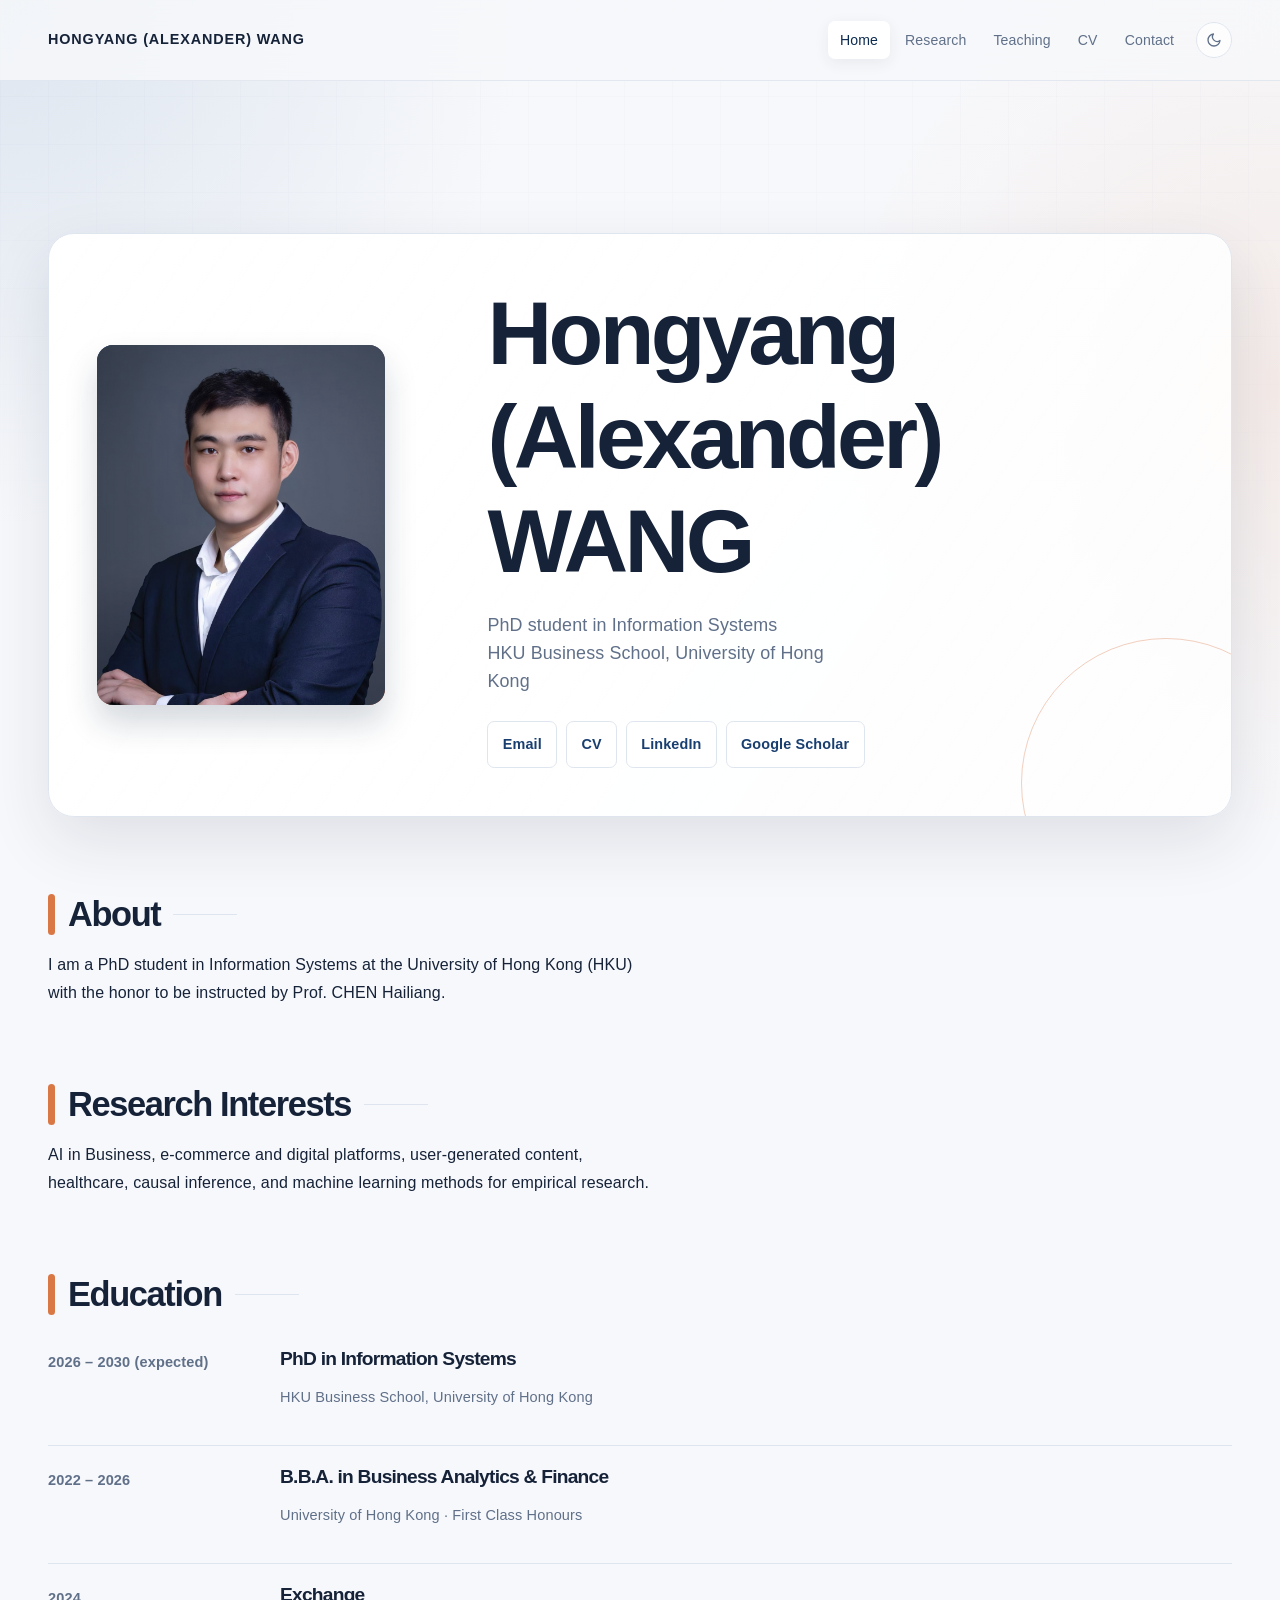
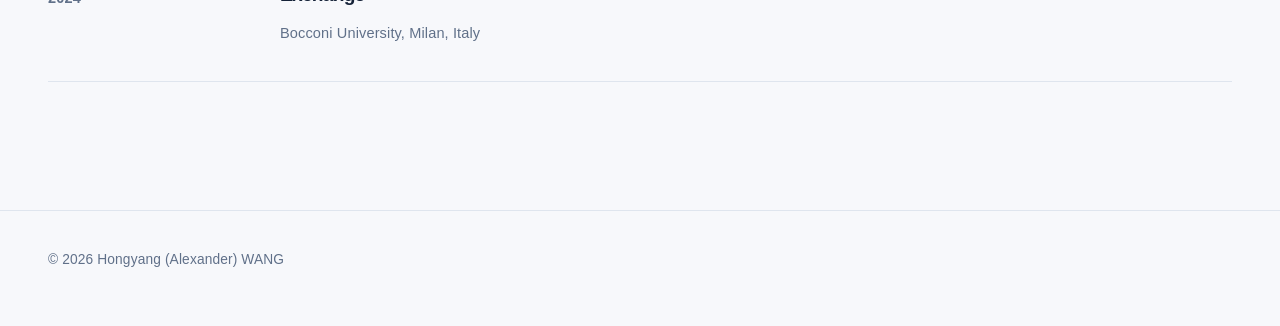
<file: index.html>
<!doctype html>
<html lang="en">
<head>
<meta charset="utf-8">
<meta name="viewport" content="width=device-width, initial-scale=1">
<title>Home | WANG Hongyang</title>
<meta name="description" content="Personal academic website of Hongyang (Alexander) WANG, PhD student in Information Systems at the University of Hong Kong. Research, teaching, CV, and contact information.">
<meta name="author" content="Hongyang (Alexander) WANG">
<meta name="robots" content="index, follow">
<link rel="canonical" href="https://alexanderwhy.github.io/">
<meta name="theme-color" content="#ffffff" media="(prefers-color-scheme: light)">
<meta name="theme-color" content="#171a1f" media="(prefers-color-scheme: dark)">
<meta property="og:type" content="website">
<meta property="og:site_name" content="Hongyang (Alexander) WANG">
<meta property="og:title" content="Hongyang (Alexander) WANG | PhD Student in Information Systems">
<meta property="og:description" content="Personal academic website of Hongyang (Alexander) WANG, PhD student in Information Systems at the University of Hong Kong. Research, teaching, CV, and contact information.">
<meta property="og:url" content="https://alexanderwhy.github.io/">
<meta property="og:image" content="https://alexanderwhy.github.io/assets/photo.jpg">
<meta name="twitter:card" content="summary">
<meta name="twitter:title" content="Hongyang (Alexander) WANG | PhD Student in Information Systems">
<meta name="twitter:description" content="Personal academic website of Hongyang (Alexander) WANG, PhD student in Information Systems at the University of Hong Kong. Research, teaching, CV, and contact information.">
<link rel="icon" href="favicon.svg" type="image/svg+xml">
<link rel="stylesheet" href="assets/style.css">
<script src="assets/theme.js"></script>
<script type="application/ld+json">
{
  "@context": "https://schema.org",
  "@type": "Person",
  "name": "Hongyang (Alexander) WANG",
  "alternateName": ["Alexander WANG", "WANG Hongyang"],
  "jobTitle": "PhD Student in Information Systems",
  "alumniOf": {"@type": "CollegeOrUniversity", "name": "The University of Hong Kong"},
  "affiliation": {"@type": "CollegeOrUniversity", "name": "The University of Hong Kong"},
  "url": "https://alexanderwhy.github.io/",
  "knowsAbout": ["Information systems", "E-commerce", "User-generated content", "Machine learning", "Causal inference"]
}
</script>
</head>
<body>
<a class="skip" href="#main">Skip to content</a>
<header class="site-header">
  <div class="wrap bar">
    <a class="site-name" href="index.html">Hongyang (Alexander) WANG</a>
    <nav aria-label="Main">
      <ul>
        <li><a href="index.html" aria-current="page">Home</a></li>
        <li><a href="research.html">Research</a></li>
        <li><a href="teaching.html">Teaching</a></li>
        <li><a href="cv.html">CV</a></li>
        <li><a href="contact.html">Contact</a></li>
      </ul>
      <button class="theme-toggle" type="button" hidden></button>
    </nav>
  </div>
</header>
<main id="main" class="wrap">
<section class="intro">
  <div class="portrait"><span class="initials" aria-hidden="true">HW</span><img src="assets/photo.jpg" alt="Portrait of Hongyang (Alexander) WANG" width="336" height="420" onerror="this.remove()"></div>
  <div>
    <h1>Hongyang (Alexander) WANG</h1>
    <p class="subtitle">PhD student in Information Systems<br>HKU Business School, University of Hong Kong</p>
    <ul class="links">
      <li><a href="mailto:whyhku25@connect.hku.hk">Email</a></li>
      <li><a href="assets/Wang_Hongyang_CV.pdf">CV</a></li>
      <li><a href="https://www.linkedin.com/in/hongyang-wang-a38404253/">LinkedIn</a></li>
      <li><a href="https://scholar.google.com/citations?hl=en&user=YP1BX7oAAAAJ">Google Scholar</a></li>
    </ul>
  </div>
</section>
<section><h2>About</h2><p>I am a PhD student in Information Systems at the University of Hong Kong (HKU) with the honor to be instructed by Prof. CHEN Hailiang. </p></section>
<section><h2>Research Interests</h2><p>AI in Business, e-commerce and digital platforms, user-generated content, healthcare, causal inference, and machine learning methods for empirical research.</p></section>
<section><h2>Education</h2>
  <div class="entry"><div class="when">2026 &ndash; 2030 (expected)</div><div><h3>PhD in Information Systems</h3><p class="meta">HKU Business School, University of Hong Kong</p></div></div>
  <div class="entry"><div class="when">2022 &ndash; 2026</div><div><h3>B.B.A. in Business Analytics & Finance</h3><p class="meta">University of Hong Kong &middot; First Class Honours</p></div></div>
  <div class="entry"><div class="when">2024</div><div><h3>Exchange</h3><p class="meta">Bocconi University, Milan, Italy</p></div></div>
</section>
</main>
<footer class="site-footer"><div class="wrap"><p>&copy; 2026 Hongyang (Alexander) WANG</p></div></footer>
</body>
</html>
</file>
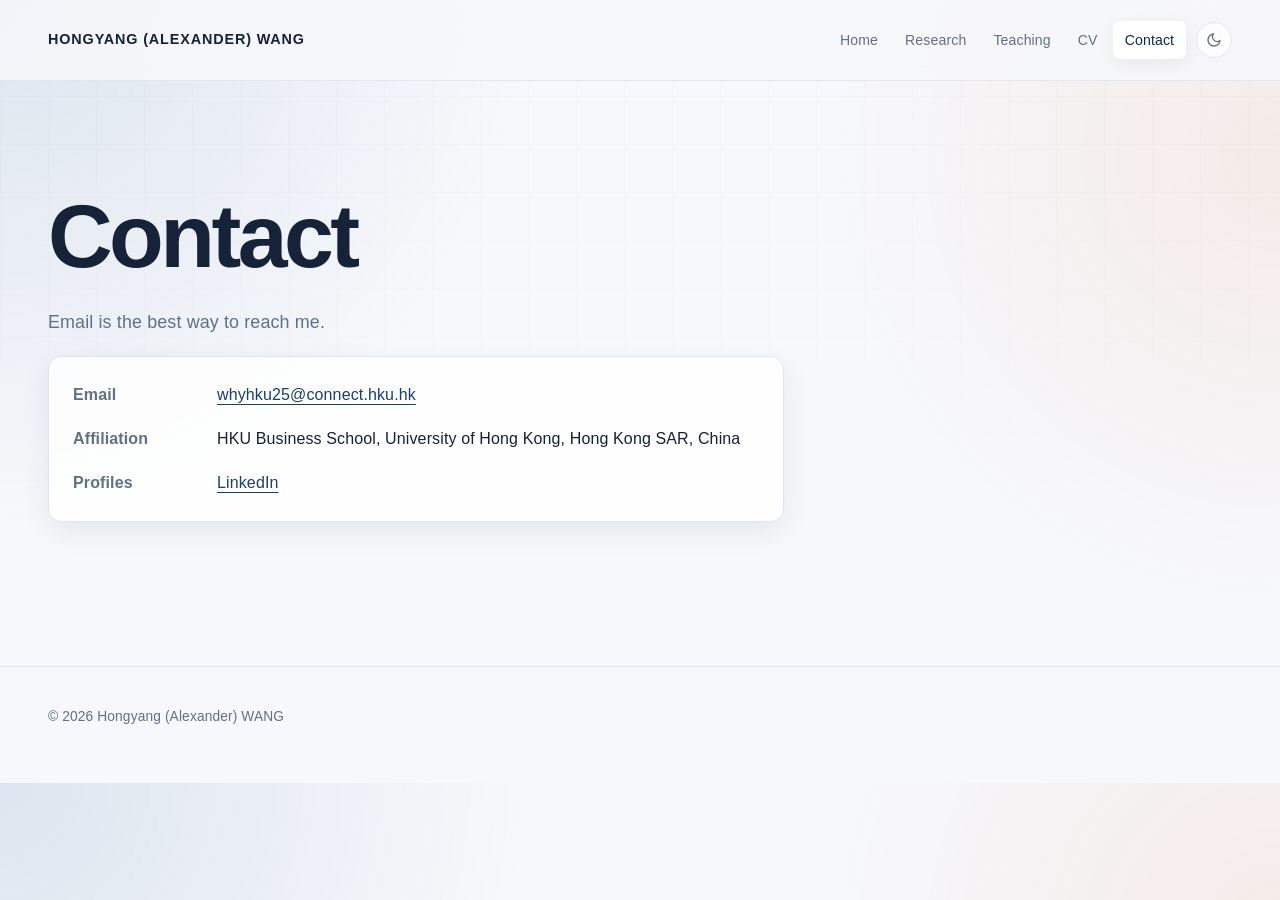
<file: contact.html>
<!doctype html>
<html lang="en">
<head>
<meta charset="utf-8">
<meta name="viewport" content="width=device-width, initial-scale=1">
<title>Contact | WANG Hongyang</title>
<meta name="description" content="Contact Hongyang (Alexander) WANG, PhD student in Information Systems at the University of Hong Kong, by email.">
<meta name="author" content="Hongyang (Alexander) WANG">
<meta name="robots" content="index, follow">
<link rel="canonical" href="https://alexanderwhy.github.io/contact.html">
<link rel="icon" href="favicon.svg" type="image/svg+xml">
<link rel="stylesheet" href="assets/style.css">
<script src="assets/theme.js"></script>
</head>
<body><a class="skip" href="#main">Skip to content</a><header class="site-header"><div class="wrap bar"><a class="site-name" href="index.html">Hongyang (Alexander) WANG</a><nav aria-label="Main"><ul><li><a href="index.html">Home</a></li><li><a href="research.html">Research</a></li><li><a href="teaching.html">Teaching</a></li><li><a href="cv.html">CV</a></li><li><a href="contact.html" aria-current="page">Contact</a></li></ul><button class="theme-toggle" type="button" hidden></button></nav></div></header><main id="main" class="wrap"><h1>Contact</h1><p class="lede">Email is the best way to reach me.</p><dl class="contact"><dt>Email</dt><dd><a href="mailto:whyhku25@connect.hku.hk">whyhku25@connect.hku.hk</a></dd><dt>Affiliation</dt><dd>HKU Business School, University of Hong Kong, Hong Kong SAR, China</dd><dt>Profiles</dt><dd><a href="https://www.linkedin.com/in/hongyang-wang-a38404253">LinkedIn</a></dd></dl></main><footer class="site-footer"><div class="wrap"><p>&copy; 2026 Hongyang (Alexander) WANG</p></div></footer></body></html>
</file>
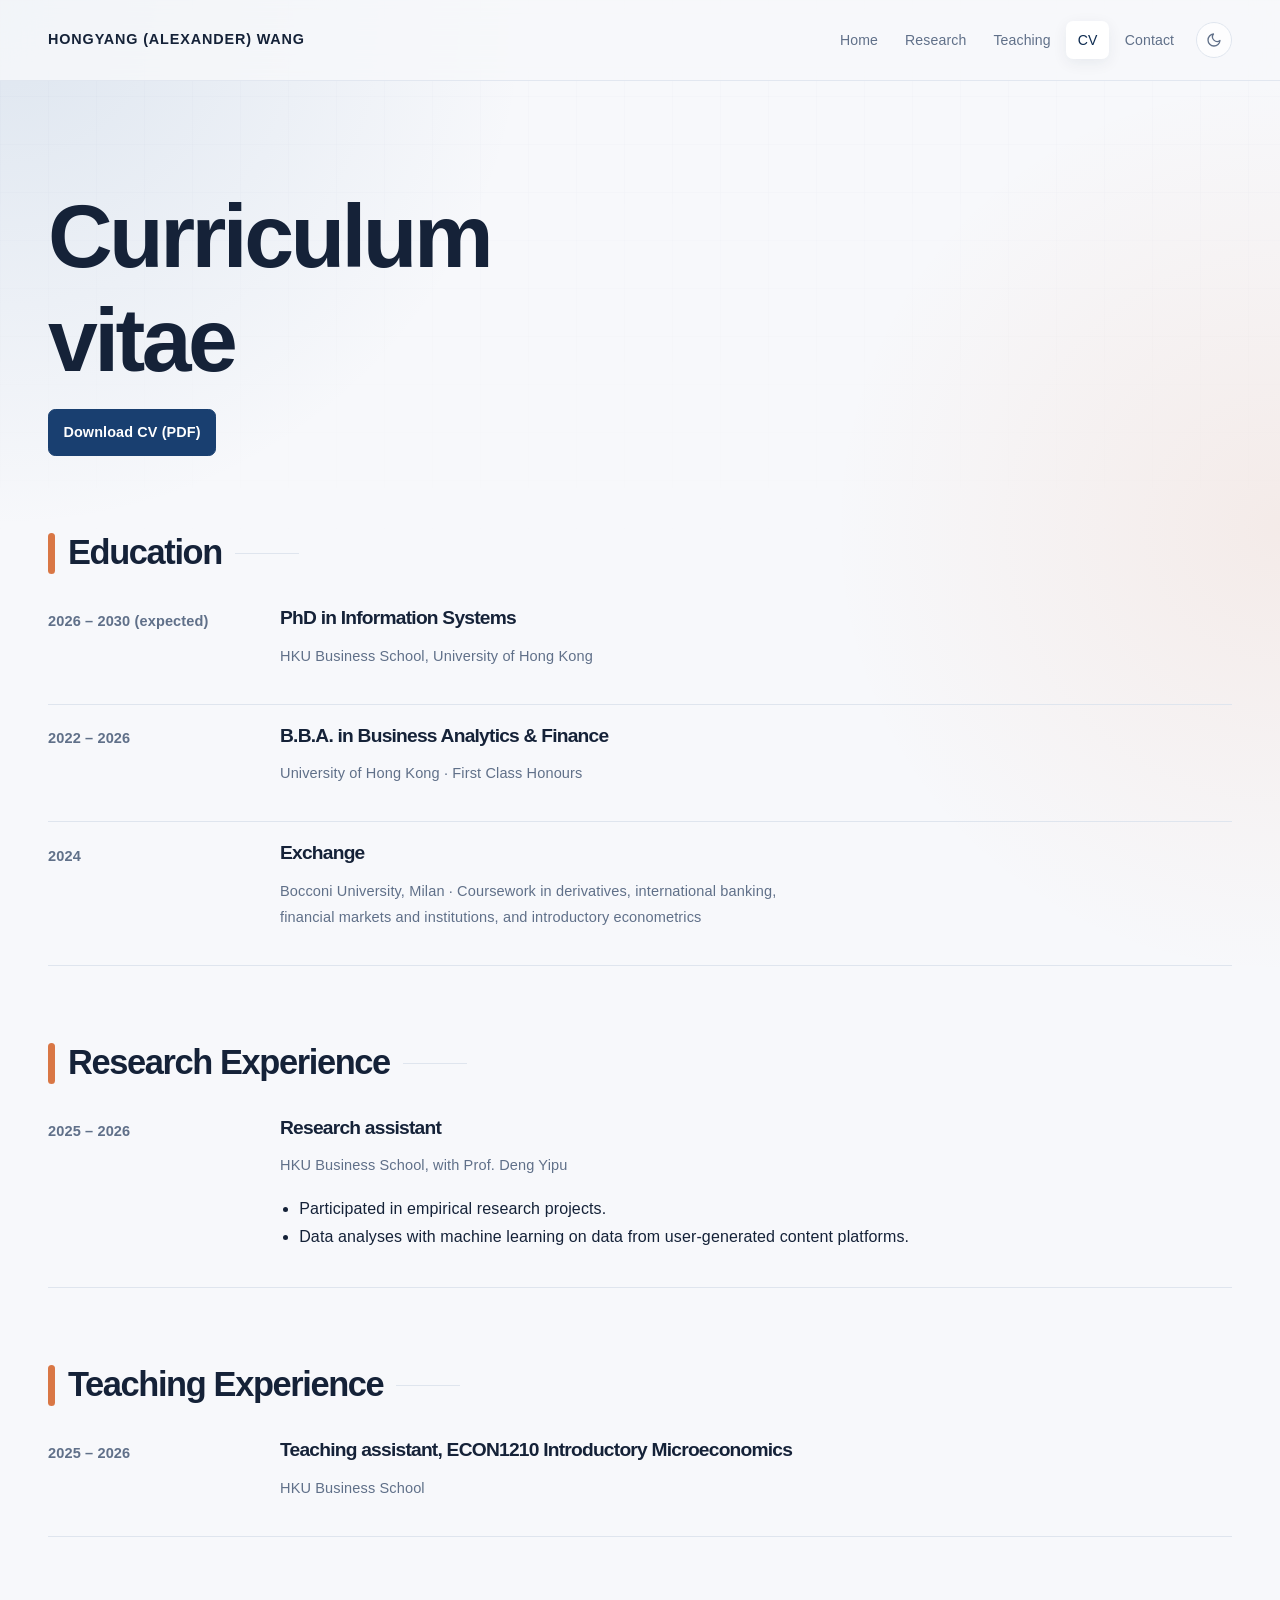
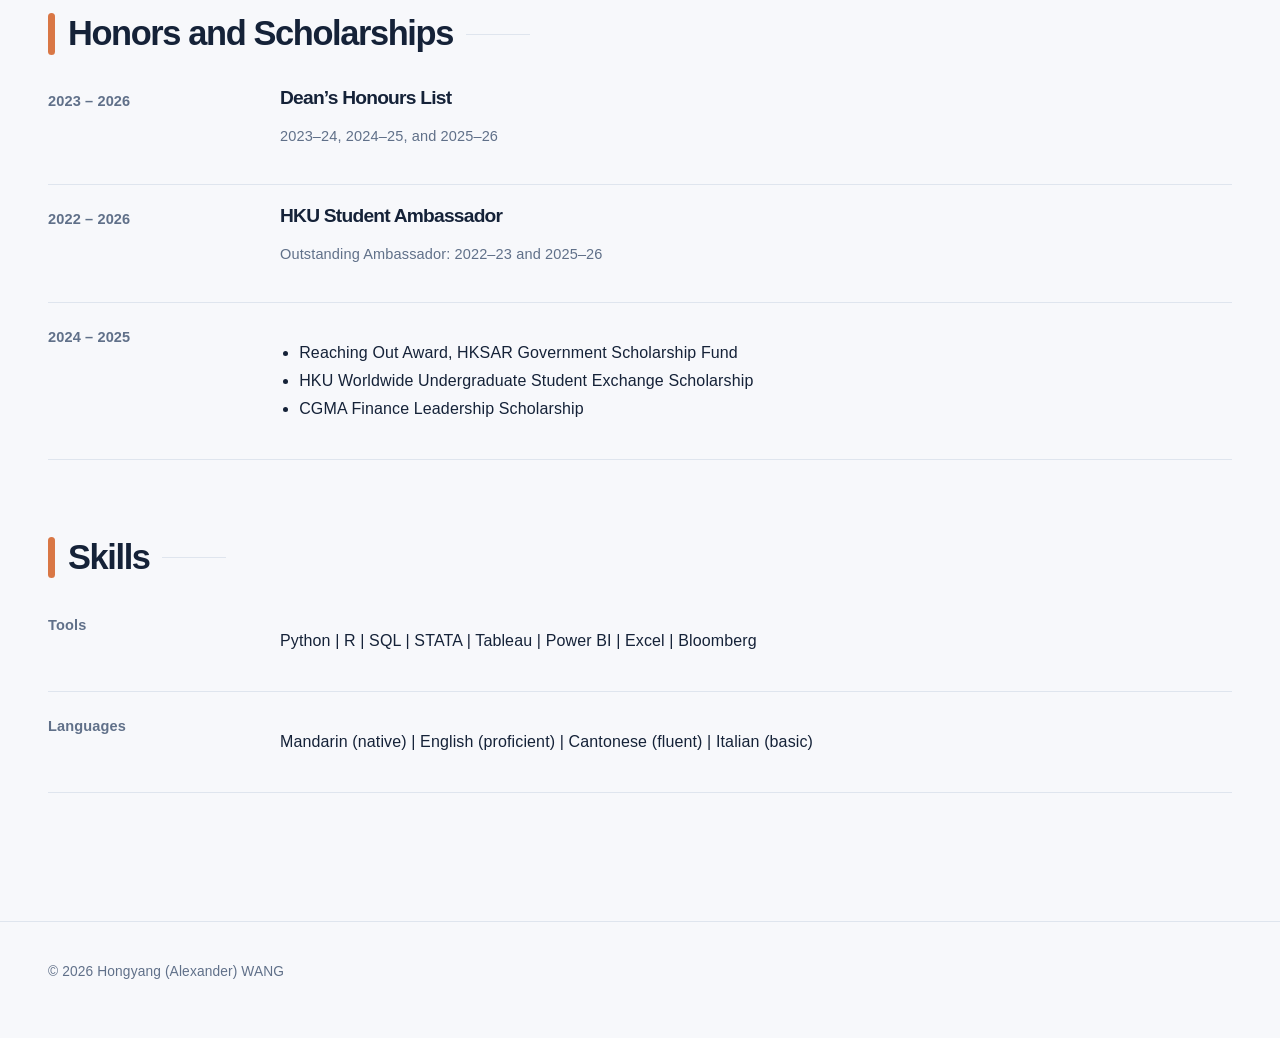
<file: cv.html>
<!doctype html>
<html lang="en">
<head>
<meta charset="utf-8">
<meta name="viewport" content="width=device-width, initial-scale=1">
<title>CV | WANG Hongyang</title>
<meta name="description" content="Curriculum vitae of Hongyang (Alexander) WANG: education, research and teaching experience, honors, and skills. Download the PDF.">
<meta name="author" content="Hongyang (Alexander) WANG">
<meta name="robots" content="index, follow">
<link rel="canonical" href="https://alexanderwhy.github.io/cv.html">
<link rel="icon" href="favicon.svg" type="image/svg+xml">
<link rel="stylesheet" href="assets/style.css">
<script src="assets/theme.js"></script>
</head>
<body><a class="skip" href="#main">Skip to content</a><header class="site-header"><div class="wrap bar"><a class="site-name" href="index.html">Hongyang (Alexander) WANG</a><nav aria-label="Main"><ul><li><a href="index.html">Home</a></li><li><a href="research.html">Research</a></li><li><a href="teaching.html">Teaching</a></li><li><a href="cv.html" aria-current="page">CV</a></li><li><a href="contact.html">Contact</a></li></ul><button class="theme-toggle" type="button" hidden></button></nav></div></header><main id="main" class="wrap"><h1>Curriculum vitae</h1><p><a class="btn" href="assets/Wang_Hongyang_CV.pdf">Download CV (PDF)</a></p><section><h2>Education</h2><div class="entry"><div class="when">2026 &ndash; 2030 (expected)</div><div><h3>PhD in Information Systems</h3><p class="meta">HKU Business School, University of Hong Kong</p></div></div><div class="entry"><div class="when">2022 &ndash; 2026</div><div><h3>B.B.A. in Business Analytics & Finance</h3><p class="meta">University of Hong Kong &middot; First Class Honours</p></div></div><div class="entry"><div class="when">2024</div><div><h3>Exchange</h3><p class="meta">Bocconi University, Milan &middot; Coursework in derivatives, international banking, financial markets and institutions, and introductory econometrics</p></div></div></section><section><h2>Research Experience</h2><div class="entry"><div class="when">2025 &ndash; 2026</div><div><h3>Research assistant</h3><p class="meta">HKU Business School, with Prof. Deng Yipu</p><ul class="plain"><li>Participated in empirical research projects.</li><li>Data analyses with machine learning on data from user-generated content platforms.</li></ul></div></div></section><section><h2>Teaching Experience</h2><div class="entry"><div class="when">2025 &ndash; 2026</div><div><h3>Teaching assistant, ECON1210 Introductory Microeconomics</h3><p class="meta">HKU Business School</p></div></div></section><section><h2>Honors and Scholarships</h2><div class="entry"><div class="when">2023 &ndash; 2026</div><div><h3>Dean&rsquo;s Honours List</h3><p class="meta">2023&ndash;24, 2024&ndash;25, and 2025&ndash;26</p></div></div><div class="entry"><div class="when">2022 &ndash; 2026</div><div><h3>HKU Student Ambassador</h3><p class="meta">Outstanding Ambassador: 2022&ndash;23 and 2025&ndash;26</p></div></div><div class="entry"><div class="when">2024 &ndash; 2025</div><div><ul class="plain"><li>Reaching Out Award, HKSAR Government Scholarship Fund</li><li>HKU Worldwide Undergraduate Student Exchange Scholarship</li><li>CGMA Finance Leadership Scholarship</li></ul></div></div></section><section><h2>Skills</h2><div class="entry"><div class="when">Tools</div><div><p>Python | R | SQL | STATA | Tableau | Power BI | Excel | Bloomberg</p></div></div><div class="entry"><div class="when">Languages</div><div><p>Mandarin (native) | English (proficient) | Cantonese (fluent) | Italian (basic)</p></div></div></section></main><footer class="site-footer"><div class="wrap"><p>&copy; 2026 Hongyang (Alexander) WANG</p></div></footer></body></html>
</file>
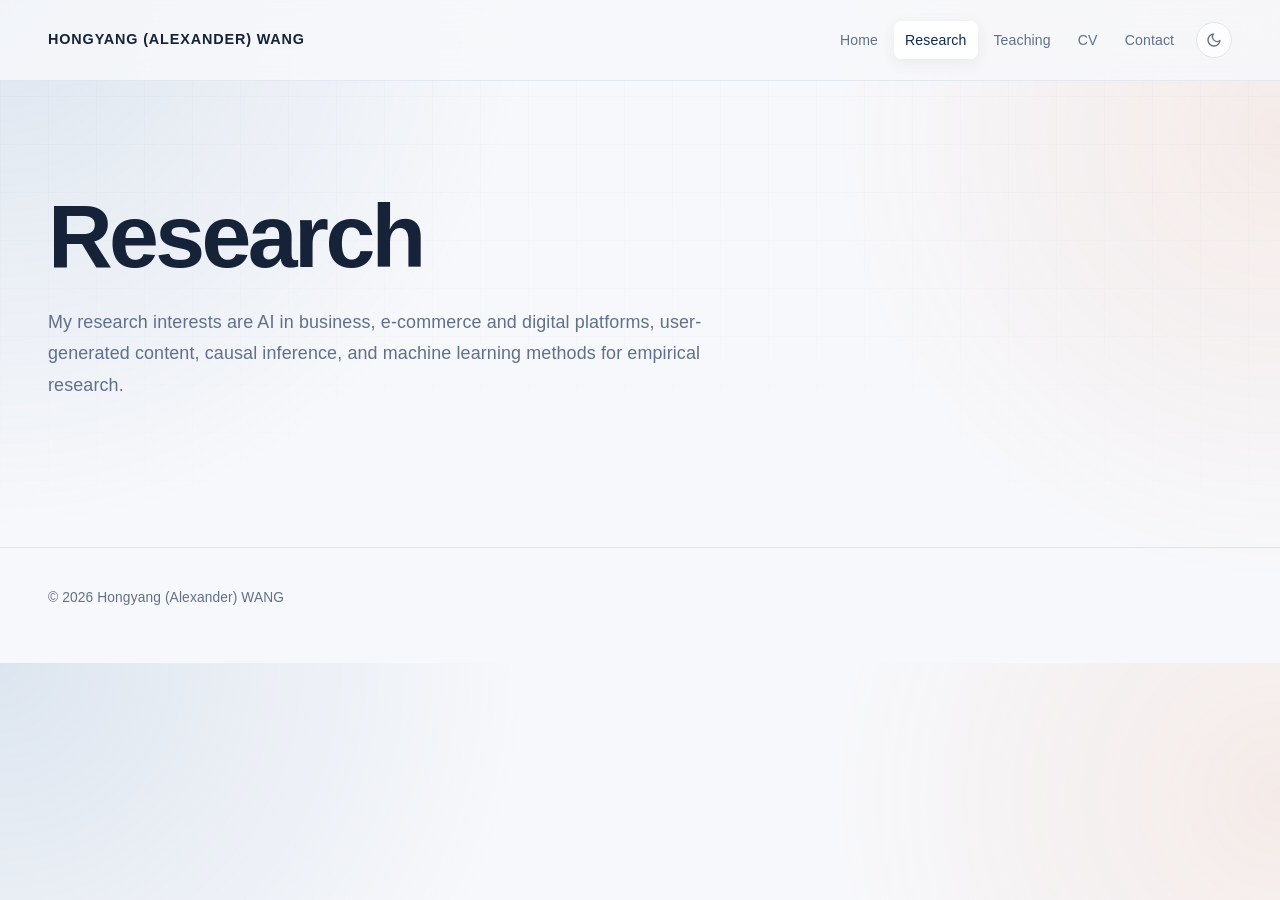
<file: research.html>
<!doctype html>
<html lang="en">
<head>
<meta charset="utf-8">
<meta name="viewport" content="width=device-width, initial-scale=1">
<title>Research | WANG Hongyang</title>
<meta name="description" content="Research by Hongyang (Alexander) WANG, PhD student in Information Systems: AI in business, e-commerce and digital platforms, user-generated content, causal inference, and machine learning methods for empirical research.">
<meta name="author" content="Hongyang (Alexander) WANG">
<meta name="robots" content="index, follow">
<link rel="canonical" href="https://alexanderwhy.github.io/research.html">
<link rel="icon" href="favicon.svg" type="image/svg+xml">
<link rel="stylesheet" href="assets/style.css">
<script src="assets/theme.js"></script>
</head>
<body>
<a class="skip" href="#main">Skip to content</a>
<header class="site-header">
  <div class="wrap bar">
    <a class="site-name" href="index.html">Hongyang (Alexander) WANG</a>
    <nav aria-label="Main">
      <ul>
        <li><a href="index.html">Home</a></li>
        <li><a href="research.html" aria-current="page">Research</a></li>
        <li><a href="teaching.html">Teaching</a></li>
        <li><a href="cv.html">CV</a></li>
        <li><a href="contact.html">Contact</a></li>
      </ul>
      <button class="theme-toggle" type="button" hidden></button>
    </nav>
  </div>
</header>
<main id="main" class="wrap">
  <h1>Research</h1>
  <p class="lede">My research interests are AI in business, e-commerce and digital platforms, user-generated content, causal inference, and machine learning methods for empirical research.</p>

  <!-- Hidden original research subsections retained in source but not rendered on page.
  <section class="research-section"><h2>Job Market Paper</h2><article class="paper featured"><h3><span class="todo">[Job market paper title]</span></h3><p class="meta"><span class="todo">[Single-authored, or with coauthor names]</span></p><p class="meta"><span class="todo">[Status, for example: Working paper, Month Year]</span></p><details><summary>Abstract</summary><p><span class="todo">Replace this with your abstract, about 100 to 150 words: the question, the setting and data, the method, and the main finding.</span></p></details></article></section>
  <section class="research-section"><h2>Working Paper</h2><article class="paper"><h3><span class="todo">[Working paper title]</span></h3><p class="meta"><span class="todo">[with Coauthor One and Coauthor Two]</span></p><details><summary>Abstract</summary><p><span class="todo">Replace this with your abstract, about 100 to 150 words: the question, the setting and data, the method, and the main finding.</span></p></details></article><article class="paper"><h3><span class="todo">[Working paper title]</span></h3><p class="meta"><span class="todo">[with Coauthor One and Coauthor Two]</span></p><details><summary>Abstract</summary><p><span class="todo">Replace this with your abstract, about 100 to 150 words: the question, the setting and data, the method, and the main finding.</span></p></details></article></section>
  <section class="research-section"><h2>Work in Progress</h2><article class="paper"><h3><span class="todo">[Work-in-progress title]</span></h3><p class="meta"><span class="todo">[with Coauthor One and Coauthor Two]</span></p></article></section>
  -->
</main>
<footer class="site-footer">
  <div class="wrap"><p>&copy; 2026 Hongyang (Alexander) WANG</p></div>
</footer>
</body>
</html>
</file>
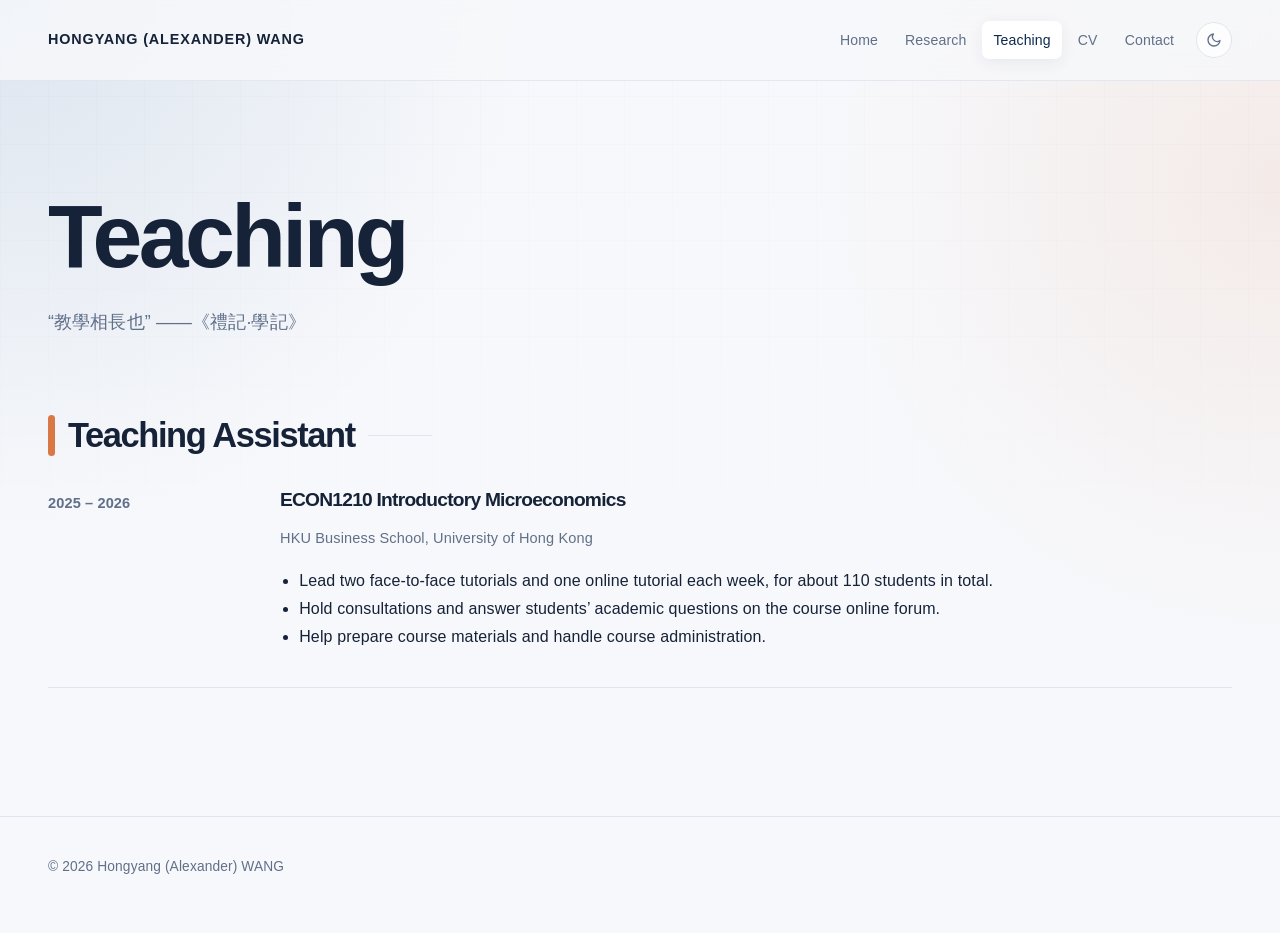
<file: teaching.html>
<!doctype html>
<html lang="en">
<head>
<meta charset="utf-8">
<meta name="viewport" content="width=device-width, initial-scale=1">
<title>Teaching | WANG Hongyang</title>
<meta name="description" content="Teaching experience of Hongyang (Alexander) WANG, including tutorials for Introductory Microeconomics at HKU Business School.">
<meta name="author" content="Hongyang (Alexander) WANG">
<meta name="robots" content="index, follow">
<link rel="canonical" href="https://alexanderwhy.github.io/teaching.html">
<link rel="icon" href="favicon.svg" type="image/svg+xml">
<link rel="stylesheet" href="assets/style.css">
<script src="assets/theme.js"></script>
</head>
<body><a class="skip" href="#main">Skip to content</a><header class="site-header"><div class="wrap bar"><a class="site-name" href="index.html">Hongyang (Alexander) WANG</a><nav aria-label="Main"><ul><li><a href="index.html">Home</a></li><li><a href="research.html">Research</a></li><li><a href="teaching.html" aria-current="page">Teaching</a></li><li><a href="cv.html">CV</a></li><li><a href="contact.html">Contact</a></li></ul><button class="theme-toggle" type="button" hidden></button></nav></div></header><main id="main" class="wrap"><h1>Teaching</h1><p class="lede">“教學相長也” ——《禮記·學記》</p><section><h2>Teaching Assistant</h2><div class="entry"><div class="when">2025 &ndash; 2026</div><div><h3>ECON1210 Introductory Microeconomics</h3><p class="meta">HKU Business School, University of Hong Kong</p><ul class="plain"><li>Lead two face-to-face tutorials and one online tutorial each week, for about 110 students in total.</li><li>Hold consultations and answer students&rsquo; academic questions on the course online forum.</li><li>Help prepare course materials and handle course administration.</li></ul></div></div></section></main><footer class="site-footer"><div class="wrap"><p>&copy; 2026 Hongyang (Alexander) WANG</p></div></footer></body></html>
</file>
<file: assets/style.css>
:root {
  --bg: #f7f8fb;
  --surface: rgba(255, 255, 255, .82);
  --surface-solid: #ffffff;
  --ink: #152238;
  --muted: #607089;
  --line: #dfe5ee;
  --primary: #193f70;
  --primary-strong: #0d2b50;
  --accent: #d97745;
  --accent-soft: #fff1e9;
  --blue-soft: #eaf1f8;
  --shadow: 0 24px 65px rgba(19, 39, 67, .11);
  --shadow-sm: 0 10px 28px rgba(19, 39, 67, .08);
  --sans: Inter, ui-sans-serif, -apple-system, BlinkMacSystemFont, "Segoe UI", sans-serif;
  --serif: Georgia, "Times New Roman", serif;
  color-scheme: light;
}

[data-theme="dark"] {
  --bg: #0d1724;
  --surface: rgba(20, 34, 52, .86);
  --surface-solid: #142238;
  --ink: #f4f7fb;
  --muted: #adbacb;
  --line: #2d4057;
  --primary: #9bc1e9;
  --primary-strong: #c9e0f5;
  --accent: #f3a879;
  --accent-soft: #382a27;
  --blue-soft: #1a3048;
  --shadow: 0 24px 65px rgba(0, 0, 0, .28);
  --shadow-sm: 0 10px 28px rgba(0, 0, 0, .22);
  color-scheme: dark;
}

*, *::before { box-sizing: border-box; }
html { scroll-behavior: smooth; }
body {
  min-width: 320px;
  margin: 0;
  overflow-x: hidden;
  background: radial-gradient(circle at 0% 0%, rgba(84, 130, 177, .16), transparent 33rem),
    radial-gradient(circle at 100% 20%, rgba(217, 119, 69, .10), transparent 28rem), var(--bg);
  color: var(--ink);
  font-family: var(--sans);
  font-size: 1rem;
  line-height: 1.75;
  letter-spacing: .008em;
}
body::before {
  position: fixed;
  inset: 0;
  z-index: -1;
  pointer-events: none;
  content: "";
  opacity: .22;
  background-image: linear-gradient(rgba(25, 63, 112, .08) 1px, transparent 1px), linear-gradient(90deg, rgba(25, 63, 112, .08) 1px, transparent 1px);
  background-size: 48px 48px;
  mask-image: linear-gradient(to bottom, black, transparent 70%);
}
.wrap { width: min(100% - 3rem, 74rem); margin: 0 auto; }
a { color: var(--primary); text-underline-offset: .22em; transition: color .2s, opacity .2s; }
a:hover, a:focus-visible { color: var(--accent); }
.skip { position: absolute; left: -999px; }
.skip:focus { left: 1rem; top: 1rem; z-index: 100; padding: .55rem .85rem; color: var(--ink); background: var(--surface-solid); border-radius: .45rem; box-shadow: var(--shadow-sm); }

.site-header {
  position: sticky;
  top: 0;
  z-index: 20;
  border-bottom: 1px solid color-mix(in srgb, var(--line) 82%, transparent);
  background: color-mix(in srgb, var(--bg) 82%, transparent);
  backdrop-filter: blur(18px);
}
.bar { display: flex; align-items: center; justify-content: space-between; gap: 2rem; min-height: 5rem; }
.site-name { color: var(--ink); font-size: .9rem; font-weight: 800; letter-spacing: .06em; text-decoration: none; text-transform: uppercase; }
nav { display: flex; align-items: center; gap: .65rem; }
nav ul, .links { display: flex; align-items: center; flex-wrap: wrap; gap: .25rem; margin: 0; padding: 0; list-style: none; }
nav a { display: block; padding: .42rem .72rem; color: var(--muted); border-radius: .45rem; font-size: .88rem; text-decoration: none; }
nav a:hover, nav a:focus-visible, nav a[aria-current="page"] { color: var(--primary-strong); background: var(--surface-solid); box-shadow: 0 4px 15px rgba(19, 39, 67, .07); }
[data-theme="dark"] nav a:hover, [data-theme="dark"] nav a:focus-visible, [data-theme="dark"] nav a[aria-current="page"] { color: var(--ink); }
.theme-toggle { display: inline-grid; width: 2.25rem; height: 2.25rem; place-items: center; padding: 0; color: var(--muted); border: 1px solid var(--line); border-radius: 50%; background: var(--surface); cursor: pointer; }
.theme-toggle:hover { color: var(--accent); border-color: var(--accent); }

main { position: relative; padding: 6.5rem 0 8rem; }
h1, h2, h3 { margin: 0 0 .8rem; color: var(--ink); line-height: 1.16; letter-spacing: -.04em; }
h1 { max-width: 13ch; font-size: clamp(3.3rem, 7vw, 6.2rem); }
h2 { display: flex; align-items: center; gap: .8rem; margin-top: 4.8rem; font-size: clamp(1.55rem, 3vw, 2.15rem); }
h2::before { width: .45rem; height: 1.2em; border-radius: 1rem; background: var(--accent); content: ""; }
h2::after { width: 4rem; height: 1px; background: var(--line); content: ""; }
h3 { font-size: 1.2rem; }
p { max-width: 68ch; }
.lede, .subtitle { color: var(--muted); font-size: 1.12rem; }

.intro { position: relative; display: grid; grid-template-columns: minmax(13rem, 18rem) 1fr; align-items: center; gap: clamp(2.5rem, 8vw, 6.5rem); padding: clamp(1.5rem, 4vw, 3rem); overflow: hidden; border: 1px solid var(--line); border-radius: 1.6rem; background: linear-gradient(125deg, var(--surface-solid), var(--surface)); box-shadow: var(--shadow); }
.intro::after { position: absolute; right: -5rem; bottom: -7rem; width: 18rem; height: 18rem; border: 1px solid color-mix(in srgb, var(--accent) 35%, transparent); border-radius: 50%; content: ""; }
.intro h1 { margin-bottom: 1.15rem; }
.subtitle { max-width: 35ch; line-height: 1.55; }
.portrait { position: relative; width: 100%; aspect-ratio: 4 / 5; overflow: hidden; border-radius: 1rem; background: linear-gradient(145deg, var(--primary), var(--accent)); box-shadow: 0 18px 32px rgba(19, 39, 67, .18); }
.portrait::after { position: absolute; inset: .8rem; border: 1px solid rgba(255,255,255,.55); border-radius: .65rem; content: ""; pointer-events: none; }
.portrait img { position: absolute; inset: 0; z-index: 1; width: 100%; height: 100%; object-fit: cover; }
.initials { display: grid; height: 100%; place-items: center; color: white; font-family: var(--serif); font-size: clamp(3.5rem, 8vw, 5.5rem); font-weight: 700; }
.links { position: relative; z-index: 1; gap: .55rem; margin-top: 1.6rem; }
.links a, .btn { display: inline-flex; align-items: center; justify-content: center; padding: .62rem .9rem; border: 1px solid var(--line); border-radius: .45rem; background: var(--surface-solid); font-size: .9rem; font-weight: 700; text-decoration: none; transition: transform .2s, box-shadow .2s, background .2s; }
.links a:hover, .links a:focus-visible, .btn:hover, .btn:focus-visible { transform: translateY(-2px); box-shadow: var(--shadow-sm); }
.btn { color: white; border-color: var(--primary); background: var(--primary); }
.btn:hover, .btn:focus-visible { color: white; background: var(--primary-strong); }

section { margin-top: 3rem; }
.entry { display: grid; grid-template-columns: 12rem 1fr; gap: 1rem 2.5rem; padding: 1.25rem 0; border-bottom: 1px solid var(--line); }
.entry .when, .meta { color: var(--muted); font-size: .91rem; }
.entry .when { padding-top: .12rem; font-weight: 700; }
.entry h3 { margin-bottom: .22rem; }
.plain { padding-left: 1.2rem; }
.paper { position: relative; margin: 1rem 0; padding: 1.45rem 1.55rem; border: 1px solid var(--line); border-radius: .85rem; background: var(--surface); box-shadow: var(--shadow-sm); transition: transform .25s, border-color .25s, box-shadow .25s; }
.paper:hover { border-color: color-mix(in srgb, var(--accent) 60%, var(--line)); transform: translateY(-4px); box-shadow: var(--shadow); }
.paper.featured { border-color: color-mix(in srgb, var(--accent) 60%, var(--line)); }
.paper.featured::before { display: inline-block; margin-bottom: .8rem; padding: .2rem .5rem; color: var(--accent); border: 1px solid color-mix(in srgb, var(--accent) 35%, transparent); border-radius: 99px; font-size: .67rem; font-weight: 800; letter-spacing: .14em; content: "FEATURED"; }
.paper h3 { font-size: 1.35rem; }
details { margin-top: 1rem; padding-top: .8rem; border-top: 1px solid var(--line); }
summary { color: var(--primary); cursor: pointer; font-weight: 700; }
.contact { display: grid; grid-template-columns: 8rem 1fr; gap: 1rem; max-width: 46rem; padding: 1.5rem; border: 1px solid var(--line); border-radius: .85rem; background: var(--surface); box-shadow: var(--shadow-sm); }
.contact dt { color: var(--muted); font-weight: 700; }
.contact dd { margin: 0; }
.todo { color: var(--muted); font-style: italic; }
.site-footer { padding: 1.5rem 0 2.5rem; color: var(--muted); border-top: 1px solid var(--line); font-size: .86rem; }

.reveal { opacity: 0; transform: translateY(16px); }
.reveal.is-visible { opacity: 1; transform: none; transition: opacity .65s ease, transform .65s ease; }
@media (max-width: 42rem) {
  .wrap { width: min(100% - 1.5rem, 74rem); }
  .bar { align-items: flex-start; flex-direction: column; gap: .7rem; padding: .85rem 0; }
  nav { width: 100%; justify-content: space-between; }
  nav ul { gap: .05rem; }
  nav a { padding: .35rem .45rem; font-size: .78rem; }
  main { padding-top: 3.5rem; }
  .intro { grid-template-columns: 1fr; gap: 1.8rem; padding: 1.25rem; }
  .portrait { width: 9.5rem; }
  .entry, .contact { grid-template-columns: 1fr; gap: .25rem; }
  h1 { font-size: 3.35rem; }
  h2 { margin-top: 3.5rem; }
}
@media (prefers-reduced-motion: reduce) {
  *, *::before { scroll-behavior: auto !important; animation: none !important; transition: none !important; }
  .reveal { opacity: 1; transform: none; }
}
  .research-section h2 {
  display: none;
}
</file>
